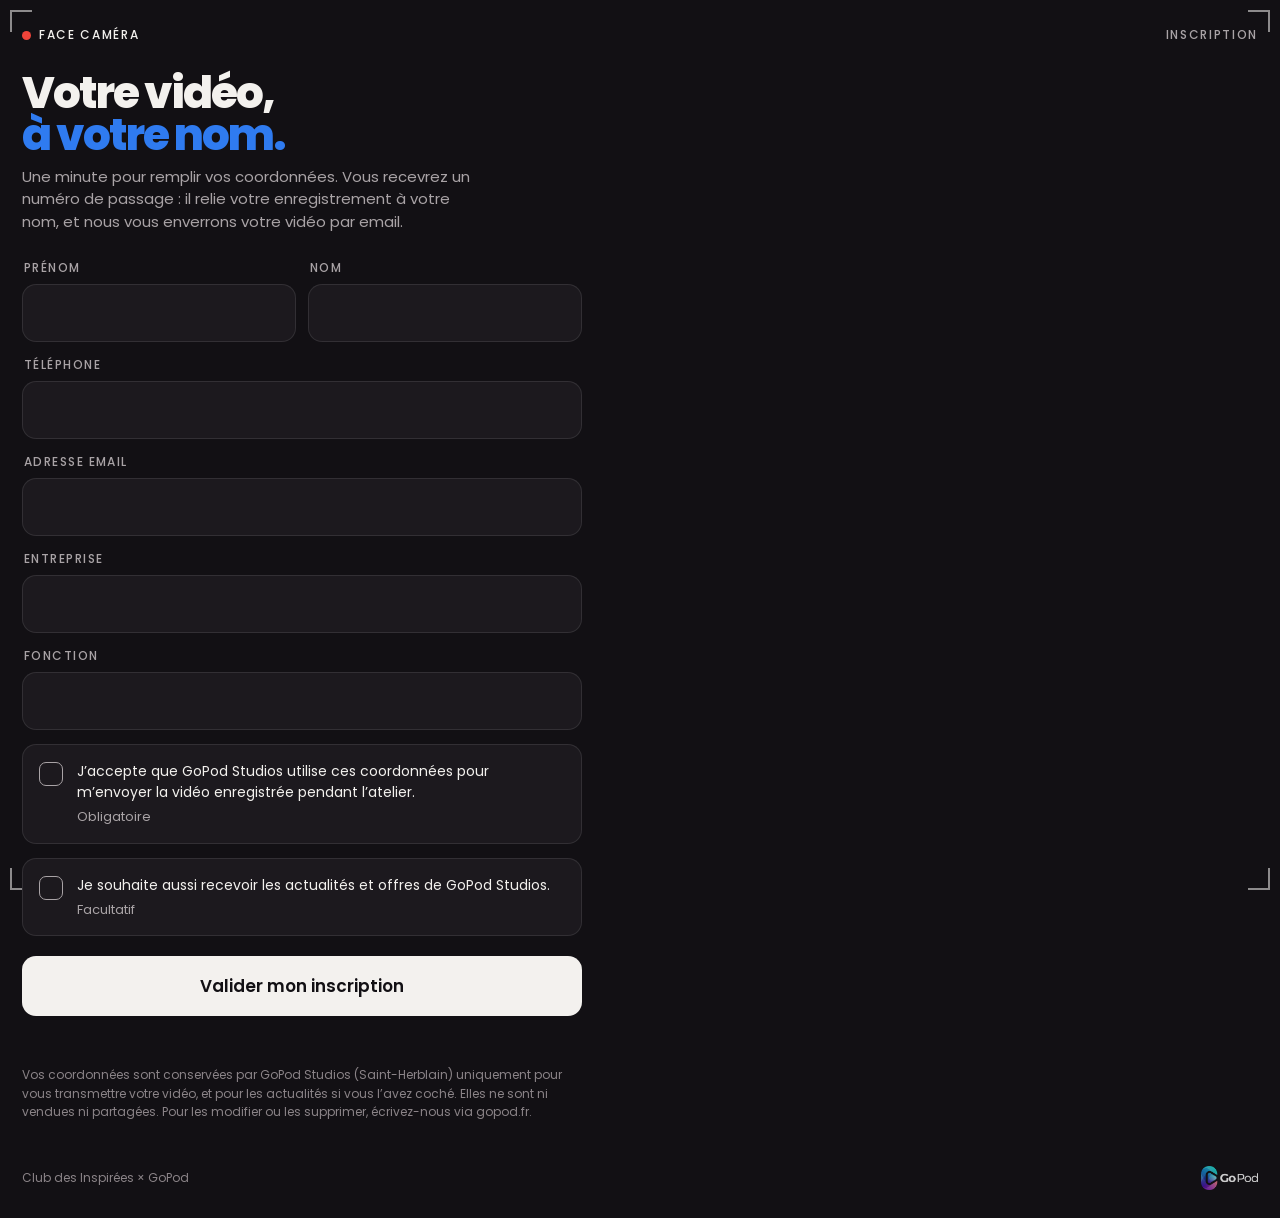
<file: inscription/index.html>
<!doctype html>
<html lang="fr">
<head>
<meta charset="utf-8">
<meta name="viewport" content="width=device-width,initial-scale=1,viewport-fit=cover">
<meta name="theme-color" content="#121014">
<meta name="robots" content="noindex">
<title>Face caméra · Inscription</title>
<style>
@font-face{font-family:Poppins;src:url(../fonts/poppins-latin-400-normal.woff2) format('woff2');font-weight:400;font-display:swap}
@font-face{font-family:Poppins;src:url(../fonts/poppins-latin-500-normal.woff2) format('woff2');font-weight:500;font-display:swap}
@font-face{font-family:Poppins;src:url(../fonts/poppins-latin-600-normal.woff2) format('woff2');font-weight:600;font-display:swap}
@font-face{font-family:Poppins;src:url(../fonts/poppins-latin-800-normal.woff2) format('woff2');font-weight:800;font-display:swap}
:root{--bg:#121014;--card:#1C191E;--ink:#F3F1EE;--mute:#A9A3A6;--dim:#8A8387;--line:rgba(243,241,238,.10);--blue:#2F7BF0;--rec:#F0443A;--ease:cubic-bezier(.16,1,.3,1)}
*{box-sizing:border-box;margin:0;padding:0;-webkit-tap-highlight-color:transparent}
html,body{background:var(--bg);color:var(--ink);font-family:Poppins,system-ui,sans-serif}
body{min-height:100svh;padding:max(26px,calc(env(safe-area-inset-top) + 16px)) 22px calc(28px + env(safe-area-inset-bottom));position:relative}
.vf{position:fixed;inset:max(10px,env(safe-area-inset-top)) 10px max(10px,env(safe-area-inset-bottom));pointer-events:none;z-index:0}
.vf i{position:absolute;width:22px;height:22px;border:2px solid rgba(243,241,238,.55)}
.vf i:nth-child(1){left:0;top:0;border-right:0;border-bottom:0}.vf i:nth-child(2){right:0;top:0;border-left:0;border-bottom:0}
.vf i:nth-child(3){left:0;bottom:0;border-right:0;border-top:0}.vf i:nth-child(4){right:0;bottom:0;border-left:0;border-top:0}
header,h1,.lead,form,#done,footer{position:relative;z-index:1}
header{display:flex;align-items:center;justify-content:space-between;font-size:12px;letter-spacing:.14em;text-transform:uppercase;color:var(--mute);font-weight:500}
.rec{display:flex;align-items:center;gap:8px;color:var(--ink)}.rec i{width:9px;height:9px;border-radius:50%;background:var(--rec);animation:blink 1.6s steps(2) infinite}
@keyframes blink{50%{opacity:.25}}
h1{font-size:44px;font-weight:800;letter-spacing:-.045em;line-height:.95;margin:28px 0 10px}
h1 span{color:var(--blue)}
.lead{color:var(--mute);font-size:15px;line-height:1.5;max-width:30em}
form{margin-top:26px;display:grid;gap:14px;max-width:560px}
.row{display:grid;grid-template-columns:1fr 1fr;gap:12px}
label{display:block}
label>span{display:block;font-size:12px;font-weight:500;letter-spacing:.12em;text-transform:uppercase;color:var(--mute);margin:0 0 7px 2px}
input[type=text],input[type=email],input[type=tel]{width:100%;min-height:58px;border:1px solid var(--line);background:var(--card);color:var(--ink);font:500 17px Poppins;border-radius:14px;padding:0 16px;transition:border-color .25s,box-shadow .25s}
input:focus{outline:none;border-color:var(--blue);box-shadow:0 0 0 4px rgba(47,123,240,.22)}
input.bad{border-color:var(--rec)}
.chk{display:flex;gap:14px;align-items:flex-start;background:var(--card);border:1px solid var(--line);border-radius:14px;padding:16px;font-size:14px;line-height:1.5;color:var(--ink);cursor:pointer}
.chk input{flex:none;appearance:none;width:24px;height:24px;border:1.5px solid var(--mute);border-radius:7px;margin-top:1px;display:grid;place-items:center;transition:background .2s,border-color .2s}
.chk input:checked{background:var(--blue);border-color:var(--blue)}
.chk input:checked:after{content:"";width:6px;height:11px;border:solid #fff;border-width:0 2.5px 2.5px 0;transform:translateY(-1px) rotate(45deg)}
.chk.bad{border-color:var(--rec)}
.chk small{display:block;color:var(--mute);font-size:13px;margin-top:4px}
[hidden]{display:none!important}
.chk>span{display:block;font-size:14px;font-weight:400;letter-spacing:0;text-transform:none;color:var(--ink);margin:0}
.hp{position:absolute;left:-9999px;width:1px;height:1px;overflow:hidden}
.btn{display:block;width:100%;min-height:60px;border:0;border-radius:14px;background:var(--ink);color:var(--bg);font:600 17px Poppins;margin-top:6px;transition:transform .15s var(--ease),opacity .2s}
.btn:active{transform:scale(.98)}.btn[disabled]{opacity:.55}
.status{min-height:22px;font-size:15px;color:var(--mute)}.status.err{color:var(--rec)}
.legal{font-size:12px;line-height:1.55;color:var(--dim)}
#done{margin-top:30px;max-width:560px;animation:in .6s var(--ease)}
@keyframes in{from{opacity:0;transform:translateY(14px)}}
.ticket{border:1px solid var(--line);background:var(--card);border-radius:20px;padding:26px 22px;text-align:center;position:relative}
.ticket p{font-size:12px;font-weight:500;letter-spacing:.16em;text-transform:uppercase;color:var(--mute)}
.ticket .n{font-size:112px;font-weight:800;letter-spacing:-.06em;line-height:1;margin:10px 0 6px;color:var(--ink)}
.ticket .n em{font-style:normal;color:var(--blue)}
.ticket .who{font-size:18px;font-weight:600}
#done ol{list-style:none;counter-reset:r;margin-top:18px;display:grid;gap:10px}
#done li{counter-increment:r;background:var(--card);border:1px solid var(--line);border-radius:14px;padding:14px 16px 14px 52px;position:relative;font-size:15px;line-height:1.45}
#done li:before{content:counter(r);position:absolute;left:16px;top:13px;width:24px;height:24px;border-radius:50%;background:var(--blue);display:grid;place-items:center;font-size:12px;font-weight:600}
.link{background:none;border:0;color:var(--mute);font:500 14px Poppins;text-decoration:underline;margin-top:16px;padding:8px 0}
footer{margin-top:44px;display:flex;justify-content:space-between;align-items:center;color:var(--dim);font-size:12px}
footer img{height:24px;opacity:.8}
@media (max-width:380px){.row{grid-template-columns:1fr}h1{font-size:38px}}
@media (prefers-reduced-motion:reduce){*{animation:none!important;transition:none!important}}
</style>
</head>
<body>
<div class="vf" aria-hidden="true"><i></i><i></i><i></i><i></i></div>
<header><span class="rec"><i></i>Face caméra</span><span>Inscription</span></header>
<h1>Votre vidéo,<br><span>à votre nom.</span></h1>
<p class="lead" id="lead">Une minute pour remplir vos coordonnées. Vous recevrez un numéro de passage : il relie votre enregistrement à votre nom, et nous vous enverrons votre vidéo par email.</p>

<form id="f" novalidate autocomplete="on">
  <div class="row">
    <label><span>Prénom</span><input type="text" name="prenom" autocomplete="given-name" autocapitalize="words" required></label>
    <label><span>Nom</span><input type="text" name="nom" autocomplete="family-name" autocapitalize="words" required></label>
  </div>
  <label><span>Téléphone</span><input type="tel" name="tel" autocomplete="tel" inputmode="tel" required></label>
  <label><span>Adresse email</span><input type="email" name="email" autocomplete="email" inputmode="email" autocapitalize="off" spellcheck="false" required></label>
  <label><span>Entreprise</span><input type="text" name="entreprise" autocomplete="organization" required></label>
  <label><span>Fonction</span><input type="text" name="fonction" autocomplete="organization-title" required></label>
  <label class="hp" aria-hidden="true">Site<input type="text" name="site" tabindex="-1" autocomplete="off"></label>
  <label class="chk" id="c1"><input type="checkbox" name="consent" required><span>J’accepte que GoPod Studios utilise ces coordonnées pour m’envoyer la vidéo enregistrée pendant l’atelier.<small>Obligatoire</small></span></label>
  <label class="chk"><input type="checkbox" name="news"><span>Je souhaite aussi recevoir les actualités et offres de GoPod Studios.<small>Facultatif</small></span></label>
  <button class="btn" id="go" type="submit">Valider mon inscription</button>
  <p class="status" id="st" aria-live="polite"></p>
  <p class="legal">Vos coordonnées sont conservées par GoPod Studios (Saint-Herblain) uniquement pour vous transmettre votre vidéo, et pour les actualités si vous l’avez coché. Elles ne sont ni vendues ni partagées. Pour les modifier ou les supprimer, écrivez-nous via gopod.fr.</p>
</form>

<section id="done" hidden>
  <div class="ticket"><p>Votre numéro de passage</p><div class="n" id="num"></div><div class="who" id="who"></div></div>
  <ol>
    <li>Gardez cet écran : faites une capture si vous le souhaitez.</li>
    <li>En studio, montrez ce numéro à la caméra au début de votre prise.</li>
    <li>Votre vidéo arrive par email à l’adresse indiquée.</li>
  </ol>
  <button class="link" id="edit" type="button">Corriger mes coordonnées</button>
</section>

<footer><span>Club des Inspirées × GoPod</span><img src="../media/logo-blanc.png" alt="GoPod"></footer>

<script>
/* Adresse du script Google qui écrit dans la feuille « Inscriptions » */
var ENDPOINT = 'https://script.google.com/macros/s/AKfycbztwv8I6gqBB9Orp6lSxUieT5k9eO8NixnP-fDpmM14yqbNiwHUBHEijk1RRZ70jAOLmg/exec';
(function(){
  var f = document.getElementById('f'), st = document.getElementById('st'), go = document.getElementById('go');
  var done = document.getElementById('done'), lead = document.getElementById('lead');
  function store(k,v){ try{ v===undefined ? localStorage.removeItem(k) : localStorage.setItem(k, JSON.stringify(v)); }catch(e){} }
  function load(k){ try{ return JSON.parse(localStorage.getItem(k)||'null'); }catch(e){ return null; } }
  function pad(n){ n = String(n); return n.length<2 ? '0'+n : n; }

  function showTicket(t){
    document.getElementById('num').innerHTML = '<em>N°</em>&nbsp;' + pad(t.n);
    document.getElementById('who').textContent = t.prenom + ' ' + t.nom;
    f.hidden = true; lead.hidden = true; done.hidden = false; window.scrollTo(0,0);
  }
  var saved = load('fc-ins');
  var draft = load('fc-ins-draft');
  if(draft){ Object.keys(draft).forEach(function(k){ var el=f.elements[k]; if(!el) return; if(el.type==='checkbox') el.checked=!!draft[k]; else el.value=draft[k]; }); }
  if(saved && saved.n){ showTicket(saved); }
  document.getElementById('edit').onclick = function(){ done.hidden = true; f.hidden = false; lead.hidden = false; };

  function data(){
    var d = {}; ['prenom','nom','tel','email','entreprise','fonction','site'].forEach(function(k){ d[k] = f.elements[k].value.trim(); });
    d.consent = f.elements.consent.checked; d.news = f.elements.news.checked; return d;
  }
  f.addEventListener('input', function(e){ e.target.classList.remove('bad'); store('fc-ins-draft', data()); });
  f.addEventListener('change', function(){ document.getElementById('c1').classList.remove('bad'); store('fc-ins-draft', data()); });

  function check(d){
    var bad = [];
    ['prenom','nom','tel','email','entreprise','fonction'].forEach(function(k){ if(!d[k]) bad.push(k); });
    if(d.email && !/^[^\s@]+@[^\s@]+\.[^\s@]{2,}$/.test(d.email)) bad.push('email');
    if(d.tel && d.tel.replace(/\D/g,'').length < 9) bad.push('tel');
    bad.forEach(function(k){ f.elements[k].classList.add('bad'); });
    if(!d.consent){ document.getElementById('c1').classList.add('bad'); }
    if(bad.length){ f.elements[bad[0]].focus(); return bad.indexOf('email')>-1 && d.email ? 'Vérifiez votre adresse email.' : bad.indexOf('tel')>-1 && d.tel ? 'Vérifiez votre numéro de téléphone.' : 'Il manque une information.'; }
    if(!d.consent) return 'Cochez la case d’accord pour recevoir votre vidéo.';
    return '';
  }

  function send(d, attempt){
    fetch(ENDPOINT, {method:'POST', headers:{'Content-Type':'text/plain;charset=utf-8'}, body: JSON.stringify(d)})
      .then(function(r){ return r.json(); })
      .then(function(j){
        if(!j || !j.ok) throw new Error(j && j.error || 'refus');
        var t = {n:j.n, prenom:d.prenom, nom:d.nom};
        store('fc-ins', t); store('fc-ins-draft'); go.disabled = false; go.textContent = 'Valider mon inscription'; st.textContent = '';
        if(navigator.vibrate) navigator.vibrate(18);
        showTicket(t);
      })
      .catch(function(){
        if(attempt < 2) return setTimeout(function(){ send(d, attempt+1); }, 1800*(attempt+1));
        go.disabled = false; go.textContent = 'Réessayer';
        st.textContent = 'L’envoi n’est pas passé. Vérifiez la connexion puis réessayez : vos réponses sont gardées.'; st.className = 'status err';
      });
  }

  f.addEventListener('submit', function(e){
    e.preventDefault();
    var d = data(), msg = check(d);
    if(msg){ st.textContent = msg; st.className = 'status err'; return; }
    if(!ENDPOINT){ st.textContent = 'Le formulaire n’est pas encore relié. Prévenez l’équipe GoPod.'; st.className = 'status err'; return; }
    go.disabled = true; go.textContent = 'Envoi…'; st.textContent = ''; st.className = 'status';
    send(d, 0);
  });
})();
</script>
</body>
</html>
</file>
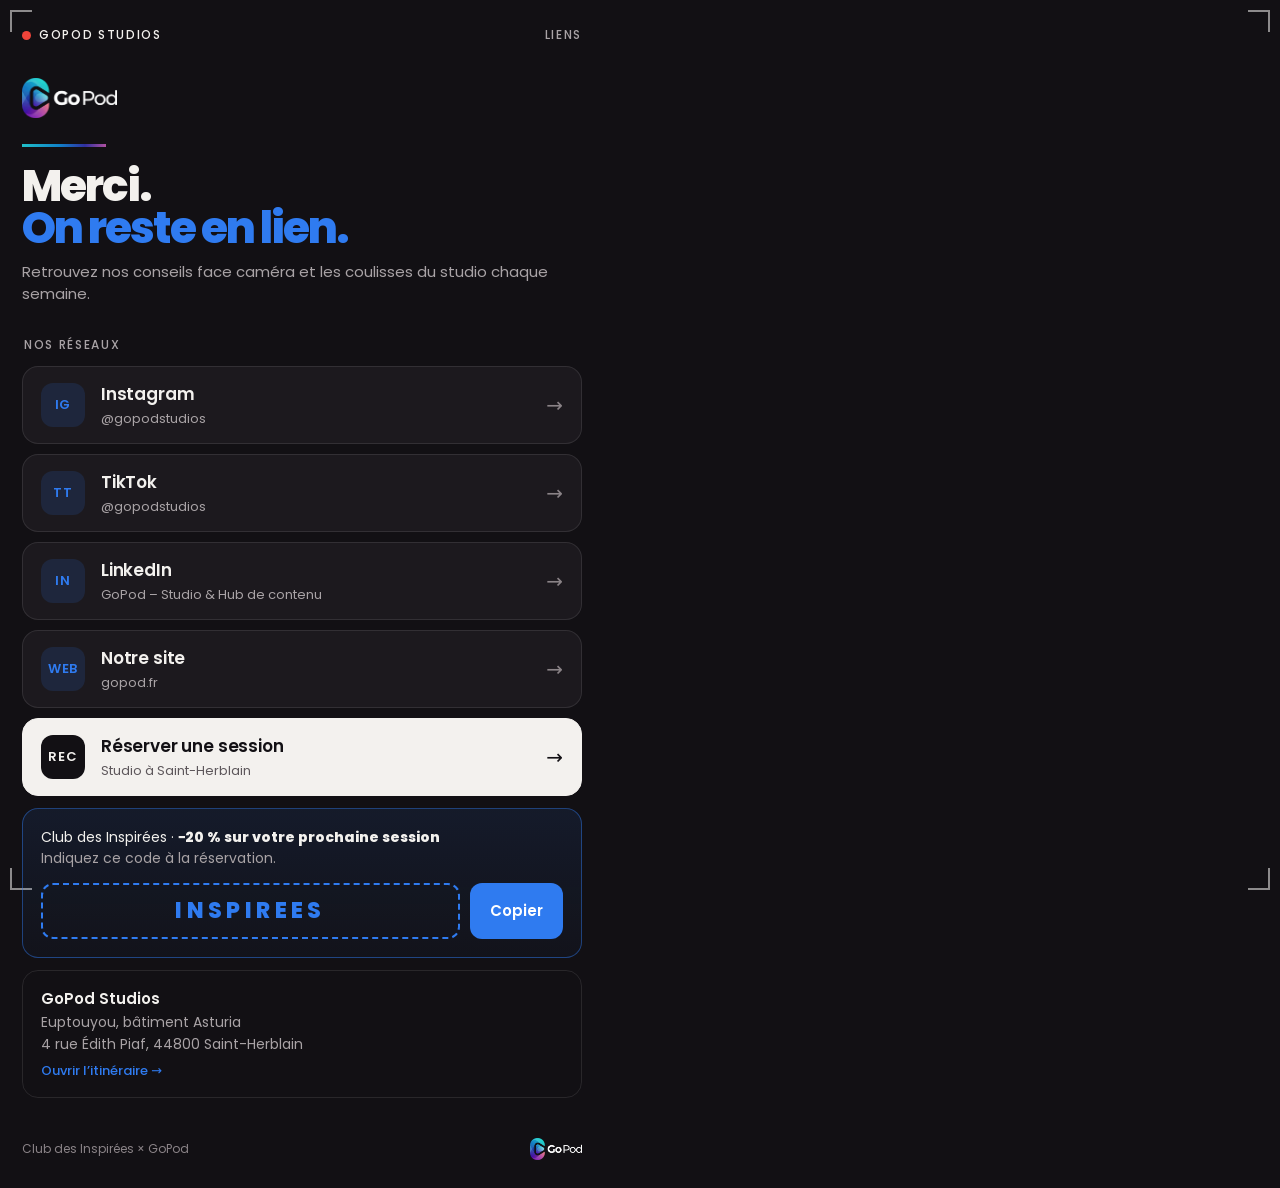
<file: liens/index.html>
<!doctype html>
<html lang="fr">
<head>
<meta charset="utf-8">
<meta name="viewport" content="width=device-width,initial-scale=1,viewport-fit=cover">
<meta name="theme-color" content="#121014">
<meta name="robots" content="noindex">
<title>GoPod Studios · Liens</title>
<style>
@font-face{font-family:Poppins;src:url(../fonts/poppins-latin-400-normal.woff2) format('woff2');font-weight:400;font-display:swap}
@font-face{font-family:Poppins;src:url(../fonts/poppins-latin-500-normal.woff2) format('woff2');font-weight:500;font-display:swap}
@font-face{font-family:Poppins;src:url(../fonts/poppins-latin-600-normal.woff2) format('woff2');font-weight:600;font-display:swap}
@font-face{font-family:Poppins;src:url(../fonts/poppins-latin-800-normal.woff2) format('woff2');font-weight:800;font-display:swap}
:root{--bg:#121014;--card:#1C191E;--card2:#232026;--ink:#F3F1EE;--mute:#A9A3A6;--dim:#8A8387;--line:rgba(243,241,238,.10);--blue:#2F7BF0;--rec:#F0443A;--ease:cubic-bezier(.16,1,.3,1);--filet:linear-gradient(90deg,#20C0C8 0%,#1080C8 45%,#3030A0 75%,#B050A0 100%)}
*{box-sizing:border-box;margin:0;padding:0;-webkit-tap-highlight-color:transparent}
html,body{background:var(--bg);color:var(--ink);font-family:Poppins,system-ui,sans-serif}
body{min-height:100svh;padding:max(26px,calc(env(safe-area-inset-top) + 16px)) 22px calc(28px + env(safe-area-inset-bottom));position:relative}
.vf{position:fixed;inset:max(10px,env(safe-area-inset-top)) 10px max(10px,env(safe-area-inset-bottom));pointer-events:none;z-index:0}
.vf i{position:absolute;width:22px;height:22px;border:2px solid rgba(243,241,238,.55)}
.vf i:nth-child(1){left:0;top:0;border-right:0;border-bottom:0}.vf i:nth-child(2){right:0;top:0;border-left:0;border-bottom:0}
.vf i:nth-child(3){left:0;bottom:0;border-right:0;border-top:0}.vf i:nth-child(4){right:0;bottom:0;border-left:0;border-top:0}
main,header,footer{position:relative;z-index:1;max-width:560px}
header{display:flex;align-items:center;justify-content:space-between;font-size:12px;letter-spacing:.14em;text-transform:uppercase;color:var(--mute);font-weight:500}
.rec{display:flex;align-items:center;gap:8px;color:var(--ink)}.rec i{width:9px;height:9px;border-radius:50%;background:var(--rec);animation:blink 1.6s steps(2) infinite}
@keyframes blink{50%{opacity:.25}}
.brand{margin-top:34px;display:block;height:40px;width:auto}
.filet{display:block;width:84px;height:3px;background:var(--filet);margin:26px 0 0}
h1{font-size:44px;font-weight:800;letter-spacing:-.045em;line-height:.95;margin:18px 0 12px}
h1 span{color:var(--blue)}
.lead{color:var(--mute);font-size:15px;line-height:1.5}
.lbl{font-size:12px;font-weight:500;letter-spacing:.14em;text-transform:uppercase;color:var(--mute);margin:30px 0 12px 2px}
.links{display:grid;gap:10px;grid-template-columns:minmax(0,1fr)}
.lk{display:flex;align-items:center;gap:16px;min-height:76px;padding:14px 18px;border:1px solid var(--line);background:var(--card);border-radius:16px;color:var(--ink);text-decoration:none;transition:background .25s var(--ease),border-color .25s,transform .15s var(--ease);opacity:0;animation:in .7s var(--ease) forwards}
.lk:nth-child(1){animation-delay:.08s}.lk:nth-child(2){animation-delay:.14s}.lk:nth-child(3){animation-delay:.2s}.lk:nth-child(4){animation-delay:.26s}.lk:nth-child(5){animation-delay:.32s}
@keyframes in{from{opacity:0;transform:translateY(14px)}to{opacity:1;transform:none}}
.lk:active{transform:scale(.985)}
@media (hover:hover){.lk:hover{background:var(--card2);border-color:rgba(243,241,238,.18)}.lk:hover .go{transform:translateX(3px);color:var(--ink)}}
.lk .tag{flex:none;width:44px;height:44px;border-radius:12px;display:grid;place-items:center;font-size:13px;font-weight:600;letter-spacing:.06em;background:rgba(47,123,240,.14);color:var(--blue)}
.lk .tx{flex:1;min-width:0}
.lk b{display:block;font-size:17px;font-weight:600;letter-spacing:-.01em}
.lk small{display:block;font-size:13px;color:var(--mute);margin-top:2px;white-space:nowrap;overflow:hidden;text-overflow:ellipsis}
.lk .go{flex:none;color:var(--dim);font-size:20px;transition:transform .25s var(--ease),color .25s}
.lk.main{background:var(--ink);color:var(--bg);border-color:var(--ink)}
.lk.main small{color:#5d575b}.lk.main .go{color:var(--bg)}
.lk.main .tag{background:var(--bg);color:var(--ink)}
@media (hover:hover){.lk.main:hover{background:#fff}.lk.main:hover .go{color:var(--bg)}}
.promo{margin-top:12px;border:1px solid rgba(47,123,240,.45);background:linear-gradient(180deg,rgba(47,123,240,.10),rgba(47,123,240,.03));border-radius:16px;padding:18px}
.promo p{font-size:14px;line-height:1.5;color:var(--ink)}
.promo p span{color:var(--mute)}
.code{margin-top:14px;display:flex;gap:10px}
.code output{flex:1;min-height:56px;display:grid;place-items:center;border:2px dashed var(--blue);border-radius:12px;font-size:22px;font-weight:700;letter-spacing:.2em;color:var(--blue)}
.code button{flex:none;min-height:56px;padding:0 20px;border:0;border-radius:12px;background:var(--blue);color:#fff;font:600 15px Poppins;transition:transform .15s var(--ease)}
.code button:active{transform:scale(.97)}
.addr{margin-top:12px;display:block;font-size:14px;line-height:1.55;color:var(--mute);text-decoration:none;border:1px solid var(--line);border-radius:16px;padding:16px 18px}
.addr b{display:block;color:var(--ink);font-weight:600;font-size:15px;margin-bottom:2px}
.addr em{font-style:normal;color:var(--blue);font-size:13px;font-weight:500;display:block;margin-top:6px}
footer{margin-top:40px;display:flex;justify-content:space-between;align-items:center;color:var(--dim);font-size:12px}
footer img{height:22px;width:auto}
.toast{position:fixed;left:50%;bottom:calc(24px + env(safe-area-inset-bottom));transform:translate(-50%,20px);background:var(--ink);color:var(--bg);font-size:14px;font-weight:600;padding:12px 18px;border-radius:999px;opacity:0;transition:opacity .25s,transform .35s var(--ease);z-index:5;pointer-events:none}
.toast.on{opacity:1;transform:translate(-50%,0)}
@media (prefers-reduced-motion:reduce){.lk{animation:none;opacity:1}.rec i{animation:none}}
</style>
</head>
<body>
<div class="vf" aria-hidden="true"><i></i><i></i><i></i><i></i></div>
<header><span class="rec"><i></i>GoPod Studios</span><span>Liens</span></header>
<main>
  <img class="brand" src="../media/logo-blanc.png" alt="GoPod">
  <span class="filet" aria-hidden="true"></span>
  <h1>Merci.<br><span>On reste en lien.</span></h1>
  <p class="lead">Retrouvez nos conseils face caméra et les coulisses du studio chaque semaine.</p>

  <p class="lbl">Nos réseaux</p>
  <nav class="links">
    <a class="lk" href="https://www.instagram.com/gopodstudios/" target="_blank" rel="noopener"><span class="tag">IG</span><span class="tx"><b>Instagram</b><small>@gopodstudios</small></span><span class="go" aria-hidden="true">→</span></a>
    <a class="lk" href="https://www.tiktok.com/@gopodstudios" target="_blank" rel="noopener"><span class="tag">TT</span><span class="tx"><b>TikTok</b><small>@gopodstudios</small></span><span class="go" aria-hidden="true">→</span></a>
    <a class="lk" href="https://www.linkedin.com/company/gopod-studio-contenu/" target="_blank" rel="noopener"><span class="tag">IN</span><span class="tx"><b>LinkedIn</b><small>GoPod – Studio &amp; Hub de contenu</small></span><span class="go" aria-hidden="true">→</span></a>
    <a class="lk" href="https://gopod.fr" target="_blank" rel="noopener"><span class="tag">WEB</span><span class="tx"><b>Notre site</b><small>gopod.fr</small></span><span class="go" aria-hidden="true">→</span></a>
    <a class="lk main" href="https://gopod.fr/dashboard/book" target="_blank" rel="noopener"><span class="tag">REC</span><span class="tx"><b>Réserver une session</b><small>Studio à Saint-Herblain</small></span><span class="go" aria-hidden="true">→</span></a>
  </nav>

  <div class="promo">
    <p>Club des Inspirées · <b>−20 % sur votre prochaine session</b><br><span>Indiquez ce code à la réservation.</span></p>
    <div class="code"><output id="code">INSPIREES</output><button type="button" id="copy">Copier</button></div>
  </div>

  <a class="addr" href="https://www.google.com/maps/search/?api=1&amp;query=GoPod%20Studios%204%20rue%20Edith%20Piaf%2044800%20Saint-Herblain" target="_blank" rel="noopener"><b>GoPod Studios</b>Euptouyou, bâtiment Asturia<br>4 rue Édith Piaf, 44800 Saint-Herblain<em>Ouvrir l’itinéraire →</em></a>
</main>
<footer><span>Club des Inspirées × GoPod</span><img src="../media/logo-blanc.png" alt=""></footer>
<div class="toast" id="toast" role="status" aria-live="polite"></div>
<script>
(function(){
  var t = document.getElementById('toast'), tm;
  function toast(m){ t.textContent = m; t.classList.add('on'); clearTimeout(tm); tm = setTimeout(function(){ t.classList.remove('on'); }, 1800); }
  document.getElementById('copy').onclick = function(){
    var b = this, code = 'INSPIREES';
    function ok(){ b.textContent = 'Copié ✓'; toast('Code INSPIREES copié'); if(navigator.vibrate) navigator.vibrate(15); }
    (navigator.clipboard ? navigator.clipboard.writeText(code) : Promise.reject()).then(ok, function(){
      var ta = document.createElement('textarea'); ta.value = code; ta.setAttribute('readonly',''); ta.style.position='absolute'; ta.style.left='-9999px';
      document.body.appendChild(ta); ta.select(); try{ document.execCommand('copy'); ok(); }catch(e){} ta.remove();
    });
  };
})();
</script>
</body>
</html>
</file>
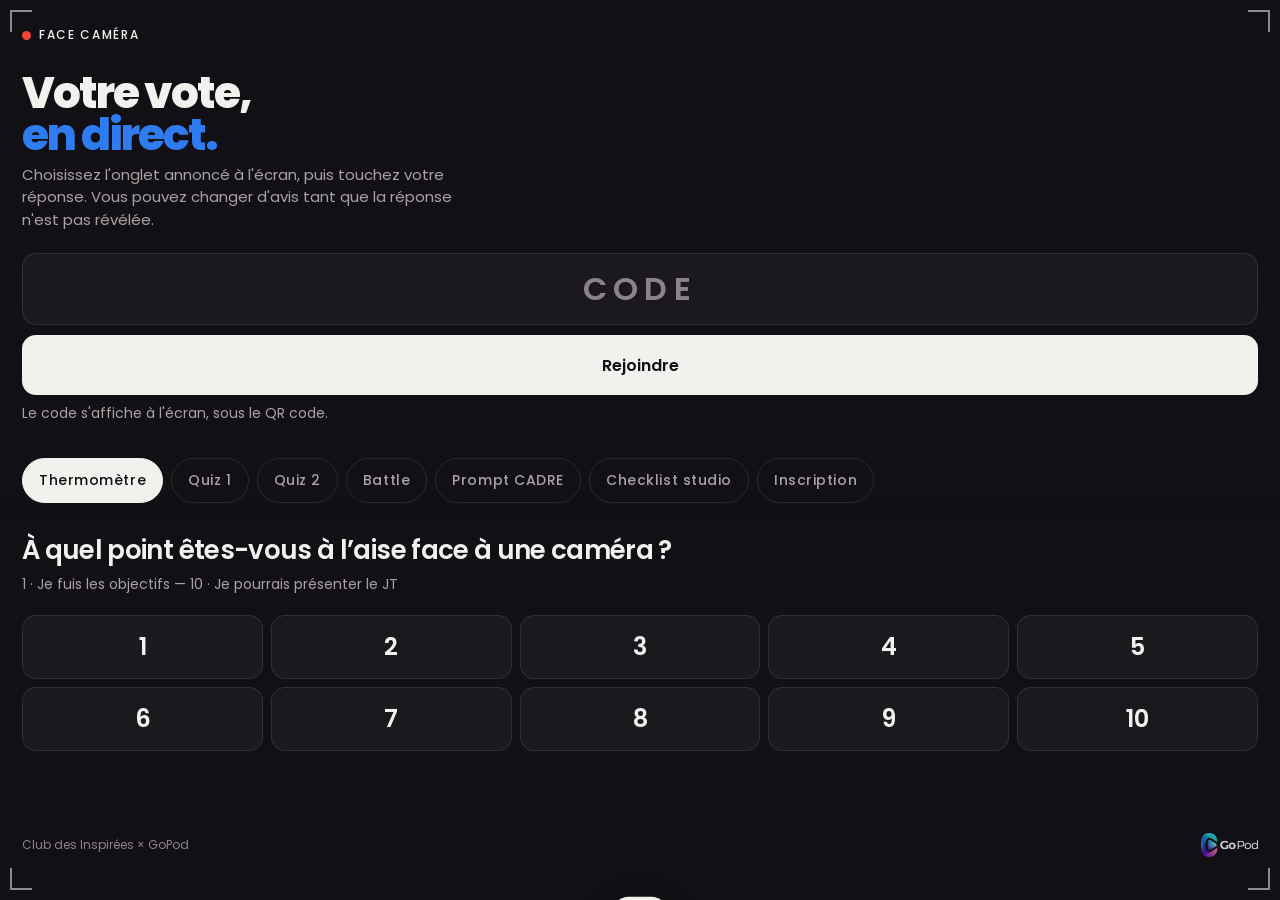
<file: v/index.html>
<!doctype html>
<html lang="fr">
<head>
<meta charset="utf-8">
<meta name="viewport" content="width=device-width,initial-scale=1,viewport-fit=cover">
<meta name="theme-color" content="#121014">
<title>Face caméra · Vote</title>
<style>
@font-face{font-family:Poppins;src:url(../fonts/poppins-latin-400-normal.woff2) format('woff2');font-weight:400;font-display:swap}
@font-face{font-family:Poppins;src:url(../fonts/poppins-latin-500-normal.woff2) format('woff2');font-weight:500;font-display:swap}
@font-face{font-family:Poppins;src:url(../fonts/poppins-latin-600-normal.woff2) format('woff2');font-weight:600;font-display:swap}
@font-face{font-family:Poppins;src:url(../fonts/poppins-latin-800-normal.woff2) format('woff2');font-weight:800;font-display:swap}
:root{--bg:#121014;--card:#1C191E;--ink:#F3F1EE;--mute:#A9A3A6;--dim:#6E676B;--line:rgba(243,241,238,.10);--blue:#2F7BF0;--rec:#F0443A;--ease:cubic-bezier(.16,1,.3,1)}
*{box-sizing:border-box;margin:0;padding:0;-webkit-tap-highlight-color:transparent}
html,body{background:var(--bg);color:var(--ink);font-family:Poppins,system-ui,sans-serif}
body{min-height:100svh;padding:max(18px,env(safe-area-inset-top)) 16px calc(28px + env(safe-area-inset-bottom))}
header{display:flex;align-items:center;justify-content:space-between;font-size:12px;letter-spacing:.14em;text-transform:uppercase;color:var(--mute);font-weight:500}
.rec{display:flex;align-items:center;gap:8px;color:var(--ink)}.rec i{width:9px;height:9px;border-radius:50%;background:var(--rec);animation:blink 1.6s steps(2) infinite}
@keyframes blink{50%{opacity:.25}}
h1{font-size:40px;font-weight:800;letter-spacing:-.045em;line-height:.95;margin:26px 0 6px}
.lead{color:var(--mute);font-size:15px;line-height:1.5}
nav{display:flex;gap:8px;overflow-x:auto;margin:22px -16px 18px;padding:0 16px;scrollbar-width:none}
nav::-webkit-scrollbar{display:none}
nav button{flex:none;border:1px solid var(--line);background:transparent;color:var(--mute);font:500 13px Poppins;letter-spacing:.04em;padding:10px 14px;border-radius:999px}
nav button[aria-selected=true]{background:var(--ink);color:var(--bg);border-color:var(--ink)}
.panel{display:none}.panel.on{display:block;animation:in .5s var(--ease)}
@keyframes in{from{opacity:0;transform:translateY(12px)}}
.q{font-size:24px;font-weight:600;letter-spacing:-.02em;line-height:1.2}
.hint{color:var(--mute);font-size:13px;margin-top:8px}
.opts{display:grid;gap:10px;margin-top:20px}
.opts.scale{grid-template-columns:repeat(5,1fr)}
.opt{display:flex;align-items:center;gap:14px;min-height:64px;border:1px solid var(--line);background:var(--card);color:var(--ink);font:600 18px Poppins;letter-spacing:-.01em;padding:0 18px;border-radius:14px;text-align:left;transition:transform .15s var(--ease),background .25s,border-color .25s}
.opt:active{transform:scale(.97)}
.opt b{flex:none;width:34px;height:34px;border-radius:50%;border:1px solid rgba(243,241,238,.25);display:grid;place-items:center;font-size:14px}
.scale .opt{justify-content:center;padding:0;font-size:22px}
.opt.sel{background:var(--blue);border-color:var(--blue)}.opt.sel b{border-color:#fff;background:#fff;color:var(--blue)}
.status{min-height:22px;margin-top:16px;font-size:14px;color:var(--mute)}
.status.ok{color:var(--ink)}.status.err{color:var(--rec)}
pre{white-space:pre-wrap;font:400 15px/1.55 Poppins;background:var(--card);border:1px solid var(--line);border-radius:14px;padding:18px;margin-top:16px}
pre mark{background:rgba(47,123,240,.22);color:var(--ink);border-radius:4px;padding:0 3px}
.btn{display:block;width:100%;margin-top:14px;min-height:56px;border:0;border-radius:14px;background:var(--ink);color:var(--bg);font:600 16px Poppins}
ol{list-style:none;counter-reset:r;margin-top:16px;display:grid;gap:10px}
ol li{counter-increment:r;background:var(--card);border:1px solid var(--line);border-radius:14px;padding:14px 16px 14px 52px;position:relative;font-size:15px;line-height:1.45}
ol li:before{content:counter(r);position:absolute;left:16px;top:13px;width:24px;height:24px;border-radius:50%;background:var(--blue);display:grid;place-items:center;font-size:12px;font-weight:600}
.check li{padding-left:56px;cursor:pointer}.check li:before{content:"";background:transparent;border:1.5px solid var(--mute);border-radius:7px}
.check li.on{color:var(--mute);text-decoration:line-through}.check li.on:before{background:var(--blue);border-color:var(--blue)}
.code{display:flex;gap:10px;margin-top:22px}
.code input{flex:1;min-height:56px;border:1px solid var(--line);background:var(--card);color:var(--ink);font:600 22px Poppins;letter-spacing:.2em;text-transform:lowercase;border-radius:14px;padding:0 16px}
.code .btn{width:auto;margin:0;padding:0 22px}
footer{margin-top:34px;display:flex;justify-content:space-between;align-items:center;color:var(--dim);font-size:12px}
footer img{height:22px;opacity:.8}

/* passe Awwwards : cadre viseur, lisibilité, zone du pouce, retour de vote */
:root{--dim:#8A8387}
.vf{position:fixed;inset:max(10px,env(safe-area-inset-top)) 10px max(10px,env(safe-area-inset-bottom));pointer-events:none;z-index:0}
.vf i{position:absolute;width:22px;height:22px;border:2px solid rgba(243,241,238,.55)}
.vf i:nth-child(1){left:0;top:0;border-right:0;border-bottom:0}.vf i:nth-child(2){right:0;top:0;border-left:0;border-bottom:0}
.vf i:nth-child(3){left:0;bottom:0;border-right:0;border-top:0}.vf i:nth-child(4){right:0;bottom:0;border-left:0;border-top:0}
body{padding-left:22px;padding-right:22px;padding-top:max(26px,calc(env(safe-area-inset-top) + 16px));position:relative}
header,h1,.lead,nav,main,footer,#join{position:relative;z-index:1}
h1{font-size:44px;margin:28px 0 8px}
h1 span{color:var(--blue)}
.lead{font-size:15px;max-width:30em}
nav{position:sticky;top:0;z-index:5;margin:22px -22px 20px;padding:12px 22px;background:linear-gradient(var(--bg) 75%,rgba(18,16,20,0))}
nav button{font-size:14px;padding:11px 16px}
.q{font-size:26px;letter-spacing:-.025em;line-height:1.18}
.hint{font-size:14px}
.opt{min-height:68px;font-size:19px;border-radius:16px}
.opts.scale{gap:8px}
.scale .opt{min-height:64px;font-size:24px;border-radius:14px}
.opt.sel{box-shadow:0 0 0 4px rgba(47,123,240,.22)}
.opt .tick{margin-left:auto;width:22px;height:22px;opacity:0;transform:scale(.4);transition:opacity .25s,transform .35s cubic-bezier(.34,1.56,.64,1)}
.opt.sel .tick{opacity:1;transform:none}
.status{font-size:15px}
#toast{position:fixed;left:50%;bottom:calc(18px + env(safe-area-inset-bottom));transform:translate(-50%,140%);z-index:20;display:flex;align-items:center;gap:10px;background:var(--ink);color:var(--bg);font:600 15px Poppins;padding:14px 20px;border-radius:999px;box-shadow:0 12px 30px rgba(0,0,0,.35);transition:transform .45s var(--ease);white-space:nowrap}
#toast.on{transform:translate(-50%,0)}
#toast.err{background:var(--rec);color:#fff}
#toast i{width:9px;height:9px;border-radius:50%;background:var(--blue)}
#toast.err i{background:#fff}
pre{font-size:16px}
ol li{font-size:16px}
#join .code{flex-direction:column}
.code input{min-height:72px;font-size:32px;text-align:center;letter-spacing:.35em;text-transform:uppercase}
.code .btn{width:100%;min-height:60px}
.code input::placeholder{color:var(--dim);letter-spacing:.2em}
footer{margin-top:44px}
footer img{height:24px}
@media (prefers-reduced-motion:reduce){*{animation:none!important;transition:none!important}}
</style>
</head>
<body>
<div class="vf" aria-hidden="true"><i></i><i></i><i></i><i></i></div>
<header><span class="rec"><i></i>Face caméra</span><span id="room"></span></header>
<h1>Votre vote,<br><span>en direct.</span></h1>
<p class="lead" id="lead">Choisissez l'onglet annoncé à l'écran, puis touchez votre réponse. Vous pouvez changer d'avis tant que la réponse n'est pas révélée.</p>

<div id="join" hidden>
  <div class="code"><input id="codeIn" maxlength="6" placeholder="CODE" autocomplete="off" autocapitalize="off"><button class="btn" id="codeBtn">Rejoindre</button></div>
  <p class="hint">Le code s'affiche à l'écran, sous le QR code.</p>
</div>

<nav id="tabs" role="tablist"></nav>
<main id="panels"></main>

<div id="toast" role="status" aria-live="polite"><i></i><span></span></div>
<footer><span>Club des Inspirées × GoPod</span><img src="../media/logo-blanc.png" alt="GoPod"></footer>

<script src="../polls.js?v=20261111c"></script>
<script>
(function(){
  var P = FC.polls, keys = Object.keys(P);
  var h = location.hash.replace('#','').split('.');
  var room = (h[0]||'').toLowerCase().replace(/[^a-z0-9]/g,'');
  var start = h[1] || null;
  var vid; try{ vid = localStorage.getItem('fc-voter'); if(!vid){ vid = Math.random().toString(36).slice(2,10); localStorage.setItem('fc-voter', vid);} }catch(e){ vid = Math.random().toString(36).slice(2,10); }
  var toastT; function toast(msg, err){ var t=document.getElementById('toast'); t.querySelector('span').textContent=msg; t.classList.toggle('err',!!err); t.classList.add('on'); clearTimeout(toastT); toastT=setTimeout(function(){t.classList.remove('on');},2600); }
  var mine = {}; try{ mine = JSON.parse(localStorage.getItem('fc-mine-'+room)||'{}'); }catch(e){}

  var tabs = document.getElementById('tabs'), panels = document.getElementById('panels');
  function esc(s){ return String(s).replace(/[&<>]/g,function(c){return {'&':'&amp;','<':'&lt;','>':'&gt;'}[c];}); }

  function addTab(id, label){
    var b = document.createElement('button'); b.textContent = label; b.setAttribute('role','tab'); b.dataset.id = id;
    b.onclick = function(){ select(id); history.replaceState(null,'','#'+room+'.'+id); };
    tabs.appendChild(b);
    var p = document.createElement('section'); p.className = 'panel'; p.id = 'p-'+id; panels.appendChild(p); return p;
  }
  function select(id){
    [].forEach.call(tabs.children,function(b){ b.setAttribute('aria-selected', b.dataset.id===id); if(b.dataset.id===id) b.scrollIntoView({inline:'center',block:'nearest'}); });
    [].forEach.call(panels.children,function(p){ p.classList.toggle('on', p.id==='p-'+id); });
  }

  if(!room){
    document.getElementById('join').hidden = false;
    document.getElementById('codeBtn').onclick = function(){ var c = document.getElementById('codeIn').value.trim().toLowerCase(); if(c){ location.hash = c; location.reload(); } };
  } else {
    document.getElementById('room').textContent = 'Salle ' + room;
  }

  keys.forEach(function(k){
    var c = P[k], p = addTab(k, c.tab);
    var html = '<p class="q">'+esc(c.question)+'</p>' + (c.hint?'<p class="hint">'+esc(c.hint)+'</p>':'') + '<div class="opts'+(c.scale?' scale':'')+'">';
    c.opts.forEach(function(o,i){
      html += '<button class="opt" data-a="'+o+'">' + (c.scale ? esc(o) : '<b>'+esc(o.length>2?o[0]:o)+'</b>'+esc(c.labels?c.labels[i]:o)+'<svg class="tick" viewBox="0 0 24 24" fill="none" stroke="#fff" stroke-width="3" stroke-linecap="round" stroke-linejoin="round"><path d="M5 12.5l4.5 4.5L19 7.5"/></svg>') + '</button>';
    });
    html += '</div><p class="status" aria-live="polite"></p>';
    p.innerHTML = html;
    var st = p.querySelector('.status');
    function mark(a){ [].forEach.call(p.querySelectorAll('.opt'),function(b){ b.classList.toggle('sel', b.dataset.a===a); }); }
    if(mine[k]) { mark(mine[k]); st.textContent = 'Votre vote est enregistré.'; st.className='status ok'; }
    [].forEach.call(p.querySelectorAll('.opt'),function(b){
      b.onclick = function(){
        if(!room){ st.textContent = 'Entrez d’abord le code affiché à l’écran.'; st.className='status err'; return; }
        var a = b.dataset.a; mark(a); if(navigator.vibrate) navigator.vibrate(12);
        st.textContent = 'Envoi…'; st.className = 'status';
        send({q:k,a:a,v:vid}, 0, function(ok, msg){
          if(ok){ mine[k]=a; try{localStorage.setItem('fc-mine-'+room, JSON.stringify(mine));}catch(e){} st.textContent='Vote envoyé ✓  Vous pouvez encore changer d’avis.'; st.className='status ok'; toast('Vote envoyé · '+(c.scale?a:(c.labels?c.labels[c.opts.indexOf(a)]:a))); }
          else { st.textContent = msg; st.className='status err'; toast(msg.split(' (')[0].split('.')[0], true); }
        });
      };
    });
  });

  function send(obj, attempt, cb){
    fetch(FC.relay + FC.topic(room), {method:'POST', body: JSON.stringify(obj)})
      .then(function(r){
        if(r.ok) return cb(true);
        if(r.status===429 && attempt<4) { cb(false,'Beaucoup de votes en même temps, nouvel essai…'); return setTimeout(function(){ send(obj, attempt+1, cb); }, 2500*(attempt+1)); }
        cb(false,'Le vote n’est pas passé (erreur '+r.status+'). Touchez à nouveau votre réponse.');
      })
      .catch(function(){
        if(attempt<3) return setTimeout(function(){ send(obj, attempt+1, cb); }, 1500*(attempt+1));
        cb(false,'Pas de connexion. Vérifiez le réseau puis touchez à nouveau votre réponse.');
      });
  }

  // Le prompt CADRE à copier
  var pp = addTab('prompt','Prompt CADRE');
  pp.innerHTML = '<p class="q">Votre prompt, prêt à l’emploi</p><p class="hint">Remplacez chaque [crochet] par du concret : un vrai métier, une vraie cliente.</p><pre>'+esc(FC.prompt).replace(/\[([^\]]+)\]/g,'<mark>[$1]</mark>')+'</pre><button class="btn" id="copy">Copier le prompt</button><p class="q" style="margin-top:30px;font-size:20px">Puis les 5 relances</p><ol>'+FC.relances.map(function(r){return '<li>« '+esc(r)+' »</li>';}).join('')+'</ol>';
  pp.querySelector('#copy').onclick = function(){
    var b=this, t=FC.prompt;
    (navigator.clipboard ? navigator.clipboard.writeText(t) : Promise.reject()).then(function(){ b.textContent='Copié ✓'; toast('Prompt copié dans le presse-papiers'); },function(){
      var ta=document.createElement('textarea'); ta.value=t; document.body.appendChild(ta); ta.select(); try{document.execCommand('copy'); b.textContent='Copié ✓';}catch(e){} ta.remove();
    });
  };
  // Checklist
  var pc = addTab('checklist','Checklist studio');
  pc.innerHTML = '<p class="q">Avant d’entrer en studio</p><ol class="check">'+FC.checklist.map(function(r){return '<li>'+esc(r)+'</li>';}).join('')+'</ol>';
  [].forEach.call(pc.querySelectorAll('li'),function(li){ li.onclick=function(){ li.classList.toggle('on'); }; });

  // Inscription
  var pi = addTab('inscription','Inscription');
  pi.innerHTML = '<p class="q">Votre vidéo, à votre nom</p><p class="hint">Vos coordonnées et votre numéro de passage, à montrer à la caméra en début de prise.</p><a class="btn" href="../inscription/" style="display:flex;align-items:center;justify-content:center;text-decoration:none">Je m’inscris</a>';

  select(start && (P[start]||start==='prompt'||start==='checklist'||start==='inscription') ? start : keys[0]);
})();
</script>
</body>
</html>
</file>
